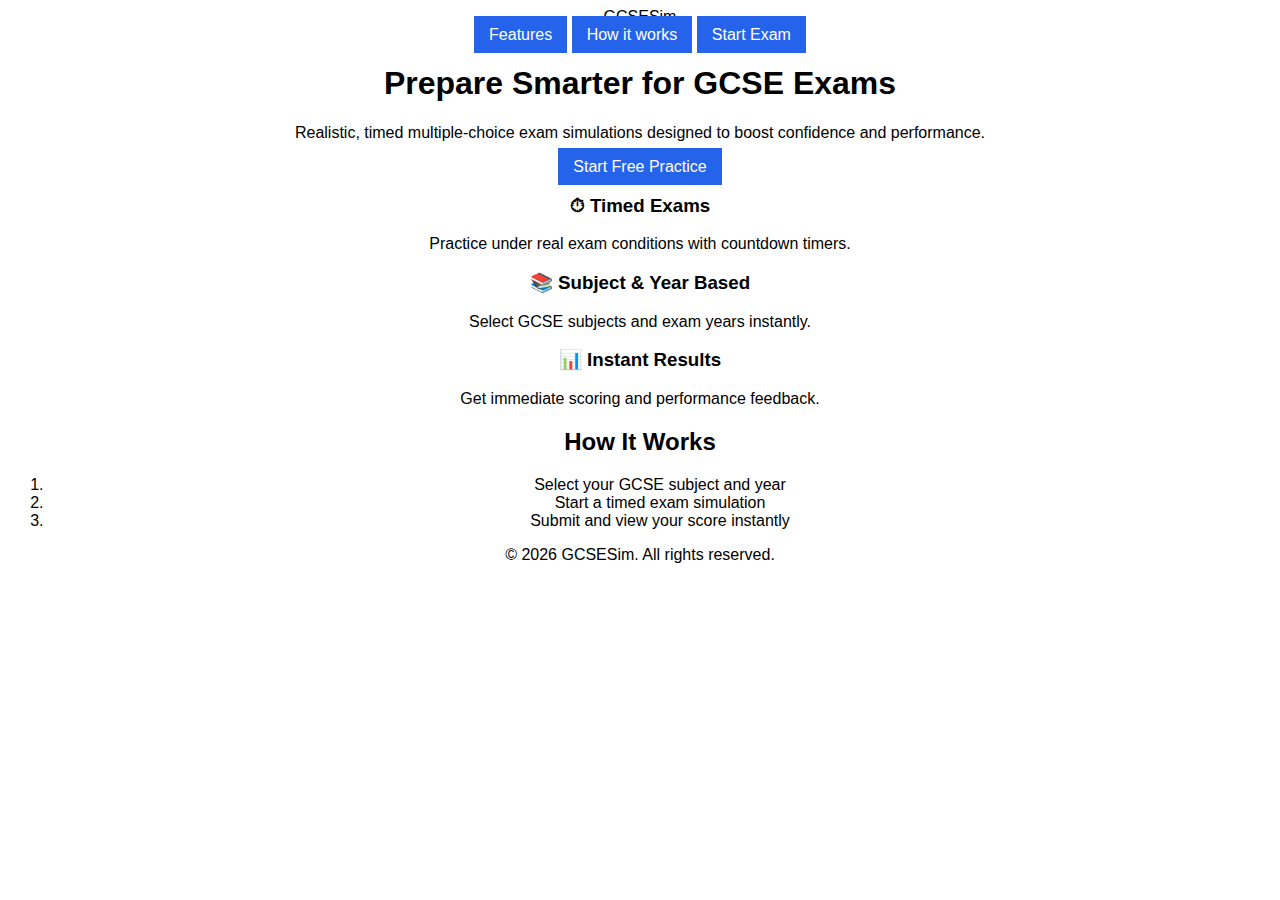
<file: index.html>
<!DOCTYPE html>
<html lang="en">
<head>
  <meta charset="UTF-8" />
  <title>GCSE Exam Simulator</title>
  <meta name="viewport" content="width=device-width, initial-scale=1.0" />
  <link rel="stylesheet" href="css/style.css" />
</head>
<body>

  <!-- Navigation -->
  <header class="navbar">
    <div class="logo">GCSE<span>Sim</span></div>
    <nav>
      <a href="#features">Features</a>
      <a href="#how">How it works</a>
      <a href="select.html" class="nav-btn">Start Exam</a>
    </nav>
  </header>

  <!-- Hero Section -->
  <section class="hero">
    <h1>Prepare Smarter for GCSE Exams</h1>
    <p>
      Realistic, timed multiple-choice exam simulations  
      designed to boost confidence and performance.
    </p>
    <a href="select.html" class="cta">Start Free Practice</a>
  </section>

  <!-- Features -->
  <section id="features" class="features">
    <div class="card">
      <h3>⏱ Timed Exams</h3>
      <p>Practice under real exam conditions with countdown timers.</p>
    </div>

    <div class="card">
      <h3>📚 Subject & Year Based</h3>
      <p>Select GCSE subjects and exam years instantly.</p>
    </div>

    <div class="card">
      <h3>📊 Instant Results</h3>
      <p>Get immediate scoring and performance feedback.</p>
    </div>
  </section>

  <!-- How it works -->
  <section id="how" class="how">
    <h2>How It Works</h2>
    <ol>
      <li>Select your GCSE subject and year</li>
      <li>Start a timed exam simulation</li>
      <li>Submit and view your score instantly</li>
    </ol>
  </section>

  <!-- Footer -->
  <footer>
    <p>© 2026 GCSESim. All rights reserved.</p>
  </footer>

</body>
</html>
</file>
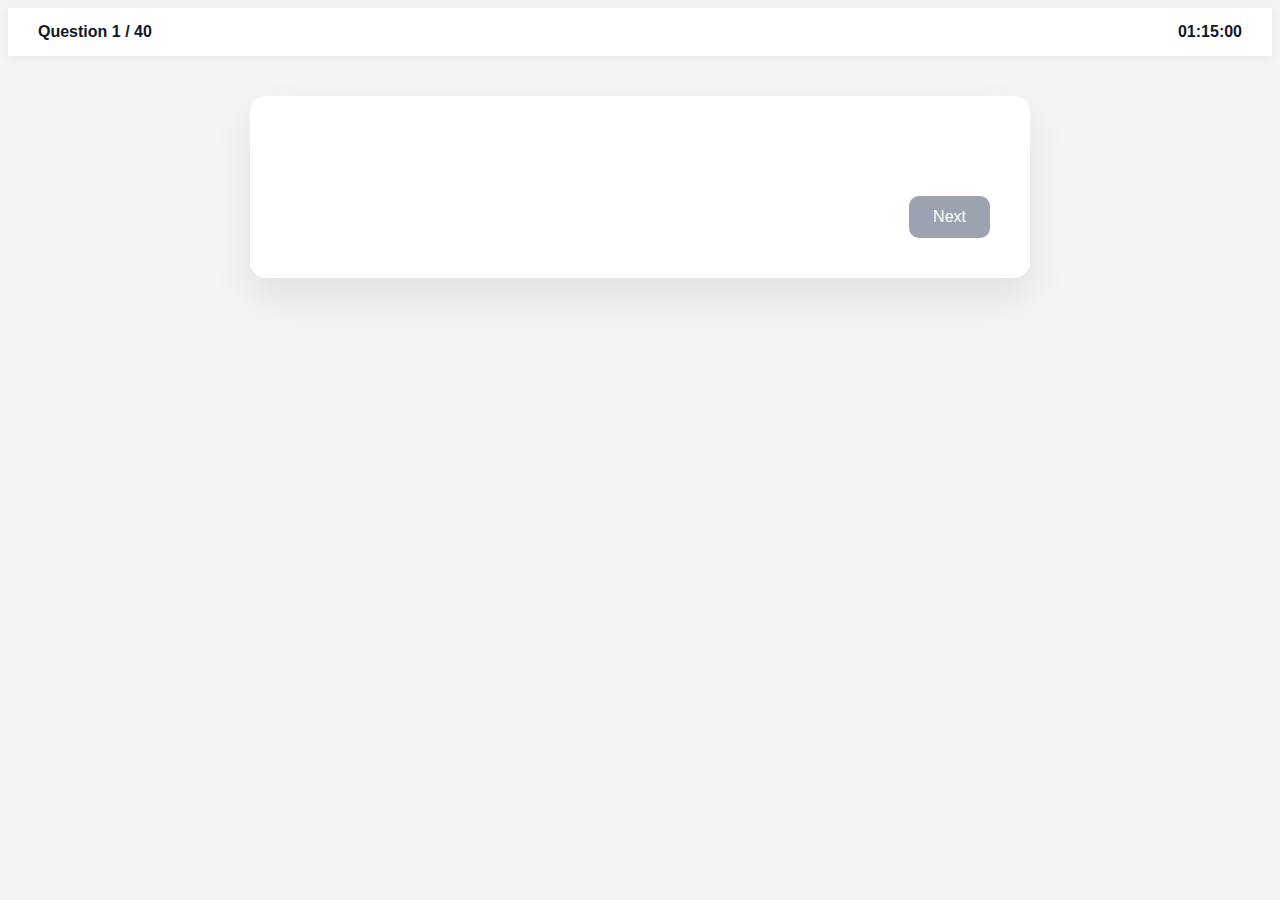
<file: exam.html>
<!DOCTYPE html>
<html lang="en">
<head>
  <meta charset="UTF-8" />
  <title>Exam Simulation</title>
  <meta name="viewport" content="width=device-width, initial-scale=1.0" />
  <link rel="stylesheet" href="css/exam.css" />
</head>
<body>

  <!-- Top Bar -->
  <header class="exam-header">
    <div id="progress">Question 1 / 40</div>
    <div id="timer">01:15:00</div>
  </header>

  <!-- Question Card -->
  <main class="exam-container">
    <div class="question-card">
      <h2 id="question-text"></h2>

      <div id="options" class="options"></div>

      <div class="actions">
        <button id="nextBtn" disabled>Next</button>
      </div>
    </div>
  </main>

  <script src="js/exam.js"></script>
  <script src="js/timer.js"></script>
</body>
</html>
</file>
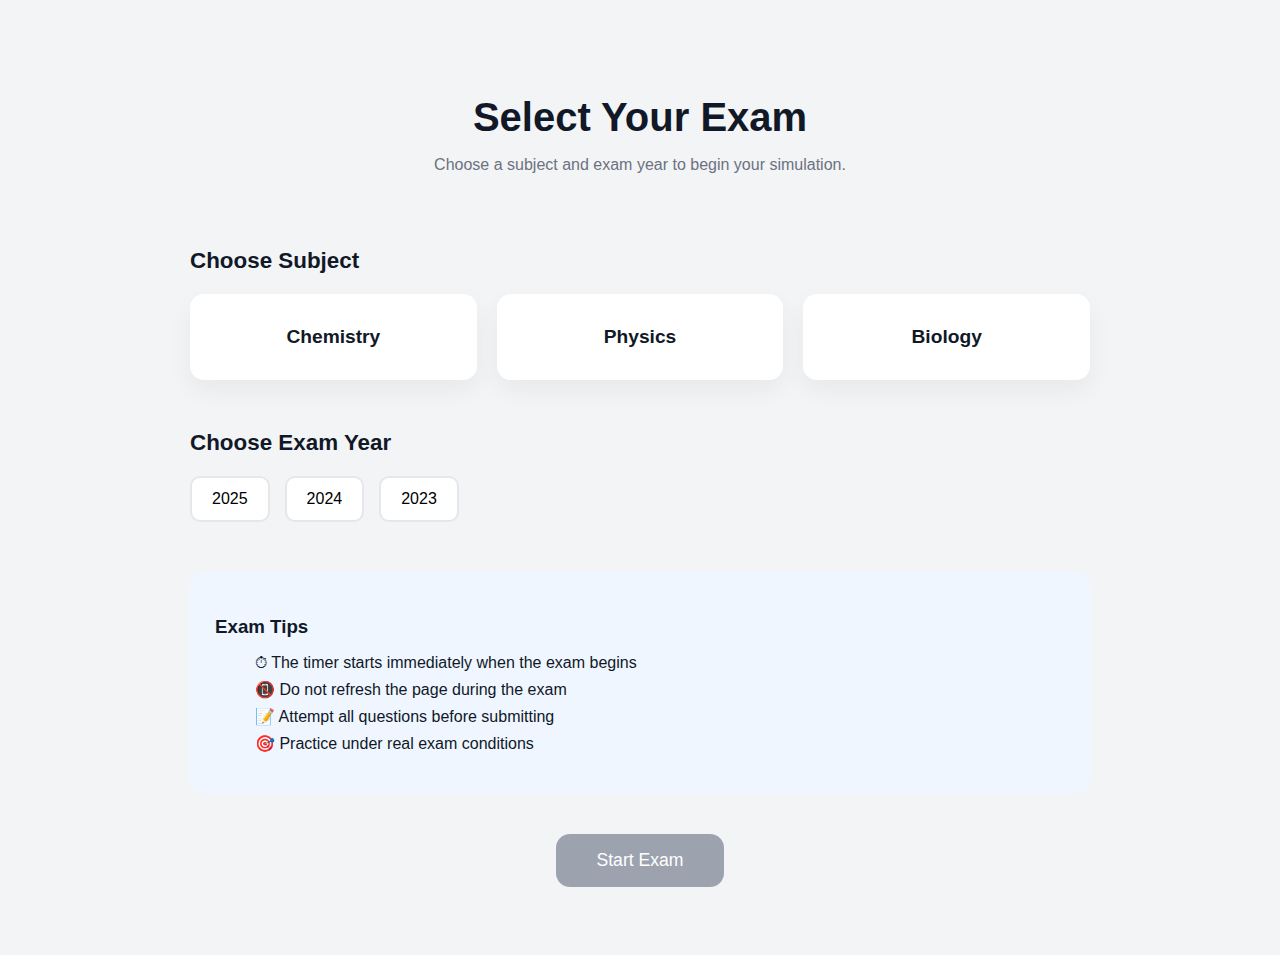
<file: select.html>
<!DOCTYPE html>
<html lang="en">
<head>
  <meta charset="UTF-8" />
  <title>Select Exam</title>
  <meta name="viewport" content="width=device-width, initial-scale=1.0" />
  <link rel="stylesheet" href="css/select.css" />
</head>
<body>

  <!-- Header -->
  <header class="select-header">
    <h1>Select Your Exam</h1>
    <p>Choose a subject and exam year to begin your simulation.</p>
  </header>

  <!-- Selection Area -->
  <main class="select-container">

    <!-- Subjects -->
    <section class="block">
      <h2>Choose Subject</h2>

      <div class="subjects">
        <div class="subject-card" data-subject="chemistry">Chemistry</div>
        <div class="subject-card" data-subject="physics">Physics</div>
        <div class="subject-card" data-subject="biology">Biology</div>
      </div>
    </section>

    <!-- Years -->
    <section class="block">
      <h2>Choose Exam Year</h2>

      <div class="years">
        <button class="year-btn" data-year="2025">2025</button>
        <button class="year-btn" data-year="2024">2024</button>
        <button class="year-btn" data-year="2023">2023</button>
      </div>
    </section>

    <!-- Tips -->
    <section class="tips">
      <h3>Exam Tips</h3>
      <ul>
        <li>⏱ The timer starts immediately when the exam begins</li>
        <li>📵 Do not refresh the page during the exam</li>
        <li>📝 Attempt all questions before submitting</li>
        <li>🎯 Practice under real exam conditions</li>
      </ul>
    </section>

    <!-- Start Button -->
    <div class="start-area">
      <button id="startBtn" disabled>Start Exam</button>
    </div>

  </main>

  <script src="js/select.js"></script>
</body>
</html>
</file>
<file: css/style.css>
body {
  font-family: Arial, sans-serif;
  text-align: center;
}
a {
  padding: 10px 15px;
  background: #2563eb;
  color: white;
  text-decoration: none;
}
</file>
<file: css/exam.css>
body {
  font-family: "Segoe UI", Arial, sans-serif;
  background: #f3f4f6;
  color: #111827;
}

/* HEADER */
.exam-header {
  position: sticky;
  top: 0;
  background: white;
  display: flex;
  justify-content: space-between;
  padding: 15px 30px;
  box-shadow: 0 2px 8px rgba(0,0,0,0.05);
  font-weight: 600;
}

/* CONTAINER */
.exam-container {
  display: flex;
  justify-content: center;
  padding: 40px 20px;
}

.question-card {
  background: white;
  max-width: 700px;
  width: 100%;
  padding: 40px;
  border-radius: 16px;
  box-shadow: 0 20px 40px rgba(0,0,0,0.08);
}

/* QUESTION */
.question-card h2 {
  font-size: 1.4rem;
  margin-bottom: 30px;
}

/* OPTIONS */
.options {
  display: grid;
  gap: 15px;
}

.option {
  padding: 18px 20px;
  border-radius: 12px;
  border: 2px solid #e5e7eb;
  cursor: pointer;
  transition: all 0.2s ease;
  font-size: 1rem;
}

.option:hover {
  border-color: #2563eb;
  background: #eff6ff;
}

.option.selected {
  border-color: #2563eb;
  background: #2563eb;
  color: white;
}

/* ACTIONS */
.actions {
  display: flex;
  justify-content: flex-end;
  margin-top: 30px;
}

.actions button {
  padding: 12px 24px;
  background: #2563eb;
  color: white;
  border: none;
  border-radius: 10px;
  font-size: 1rem;
  cursor: pointer;
}

.actions button:disabled {
  background: #9ca3af;
  cursor: not-allowed;
}

/* MOBILE */
@media (max-width: 600px) {
  .question-card {
    padding: 25px;
  }
}
</file>
<file: css/select.css>
body {
  font-family: "Segoe UI", Arial, sans-serif;
  background: #f3f4f6;
  color: #111827;
}

/* HEADER */
.select-header {
  text-align: center;
  padding: 60px 20px 40px;
}

.select-header h1 {
  font-size: 2.5rem;
  margin-bottom: 10px;
}

.select-header p {
  color: #6b7280;
}

/* CONTAINER */
.select-container {
  max-width: 900px;
  margin: auto;
  padding: 0 20px 60px;
}

/* BLOCK */
.block {
  margin-bottom: 50px;
}

.block h2 {
  margin-bottom: 20px;
  font-size: 1.4rem;
}

/* SUBJECTS */
.subjects {
  display: grid;
  grid-template-columns: repeat(auto-fit, minmax(200px, 1fr));
  gap: 20px;
}

.subject-card {
  background: white;
  padding: 30px;
  text-align: center;
  border-radius: 14px;
  cursor: pointer;
  font-size: 1.2rem;
  font-weight: 600;
  border: 2px solid transparent;
  box-shadow: 0 10px 25px rgba(0,0,0,0.05);
  transition: all 0.2s ease;
}

.subject-card:hover {
  border-color: #2563eb;
  background: #eff6ff;
}

.subject-card.selected {
  border-color: #2563eb;
  background: #2563eb;
  color: white;
}

/* YEARS */
.years {
  display: flex;
  gap: 15px;
  flex-wrap: wrap;
}

.year-btn {
  padding: 12px 20px;
  border-radius: 10px;
  border: 2px solid #e5e7eb;
  background: white;
  font-size: 1rem;
  cursor: pointer;
  transition: all 0.2s ease;
}

.year-btn:hover {
  border-color: #2563eb;
}

.year-btn.selected {
  background: #2563eb;
  color: white;
  border-color: #2563eb;
}

/* TIPS */
.tips {
  background: #eff6ff;
  padding: 25px;
  border-radius: 14px;
  margin-bottom: 40px;
}

.tips h3 {
  margin-bottom: 10px;
}

.tips ul {
  list-style: none;
}

.tips li {
  margin-bottom: 8px;
}

/* START */
.start-area {
  text-align: center;
}

#startBtn {
  padding: 16px 40px;
  background: #2563eb;
  color: white;
  border: none;
  border-radius: 14px;
  font-size: 1.1rem;
  cursor: pointer;
}

#startBtn:disabled {
  background: #9ca3af;
  cursor: not-allowed;
}

/* MOBILE */
@media (max-width: 600px) {
  .select-header h1 {
    font-size: 2rem;
  }
}
</file>
